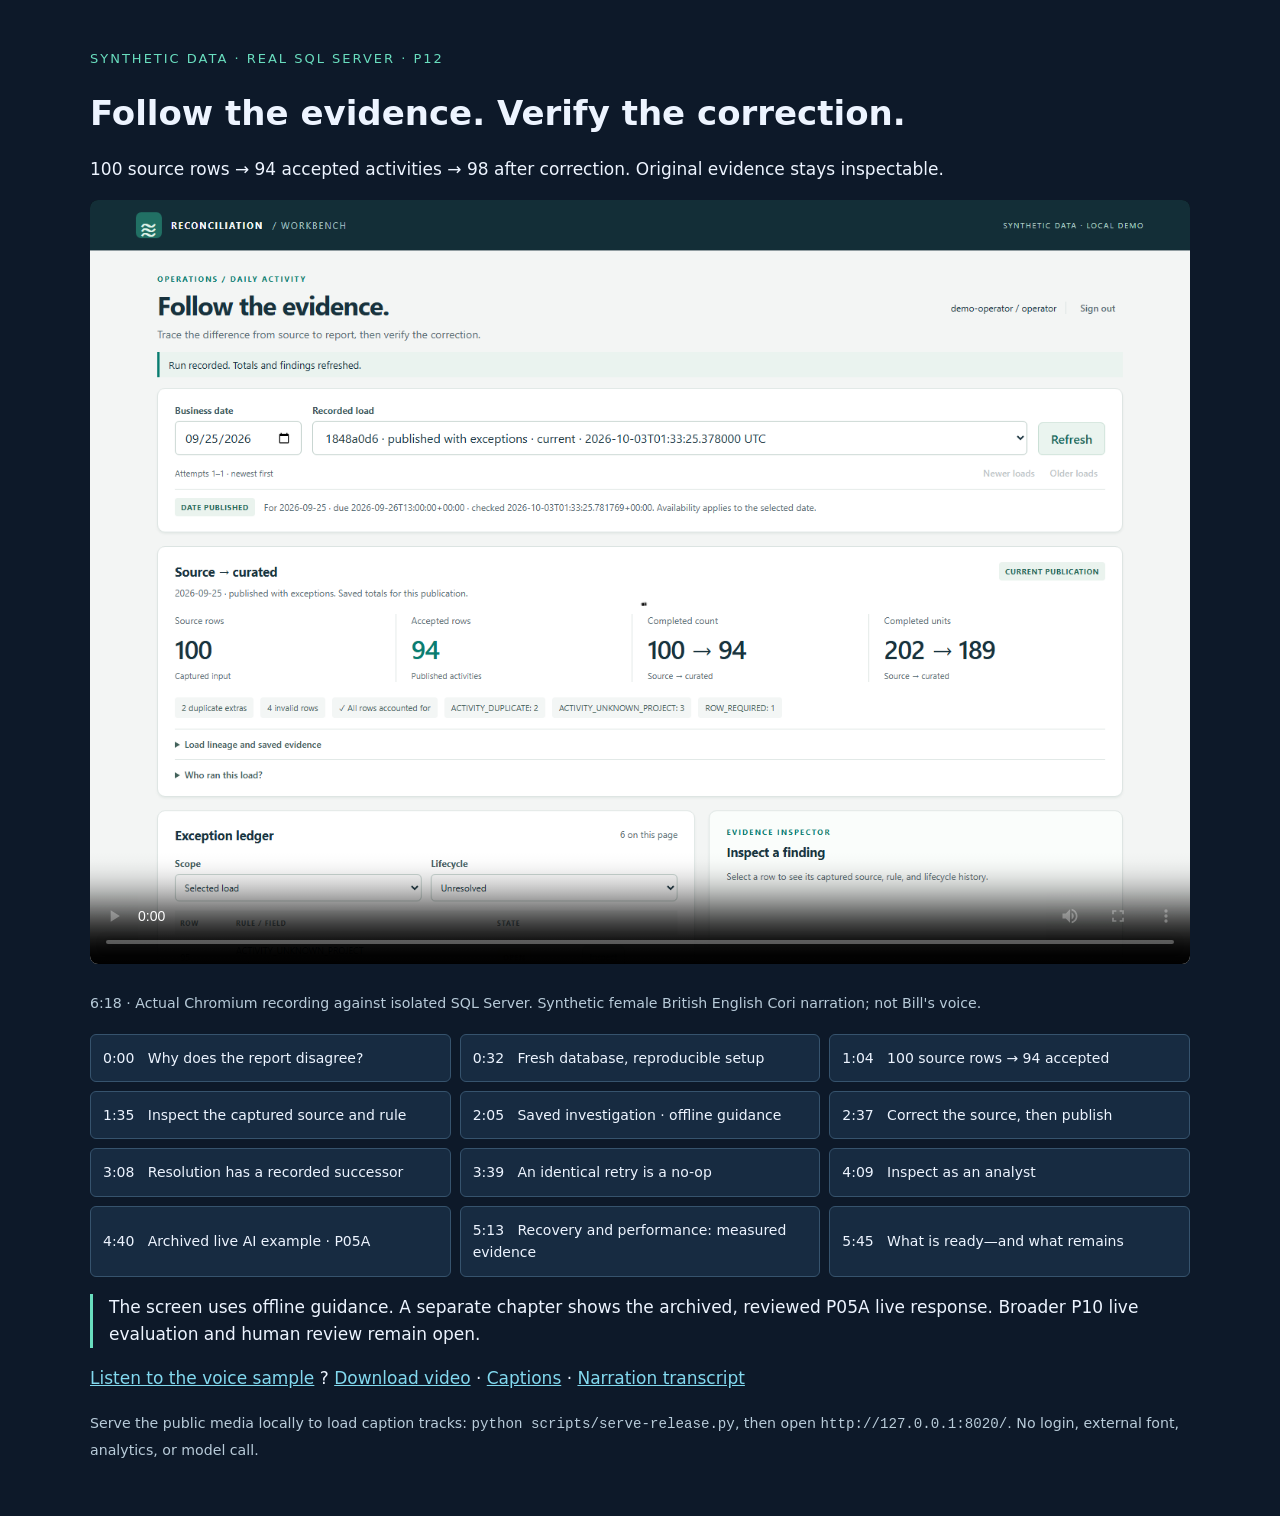
<file: docs/images/p12/index.html>
<!doctype html>
<html lang="en"><meta charset="utf-8"><meta name="viewport" content="width=device-width, initial-scale=1">
<title>Data Reconciliation Workbench · SQL walkthrough</title>
<style>
body{margin:0;background:#0d1929;color:#edf4ff;font:17px/1.6 system-ui,sans-serif}
main{max-width:1100px;margin:auto;padding:36px 24px}h1{font-size:34px;line-height:1.2}
.eyebrow{color:#69debf;letter-spacing:2px;font-size:13px}video{width:100%;background:#000;border-radius:8px}
a{color:#82d9ef}nav{display:grid;grid-template-columns:repeat(auto-fit,minmax(300px,1fr));gap:9px}
button{padding:12px;background:#172b41;color:#edf4ff;border:1px solid #36536d;border-radius:6px;text-align:left;cursor:pointer;font:inherit;font-size:14px}
button:hover,button:focus{border-color:#69debf}small{color:#b8cbd9}.note{border-left:3px solid #69debf;padding-left:16px}
</style><main>
<p class="eyebrow">SYNTHETIC DATA · REAL SQL SERVER · P12</p>
<h1>Follow the evidence. Verify the correction.</h1>
<p>100 source rows → 94 accepted activities → 98 after correction. Original evidence stays inspectable.</p>
<video controls preload="metadata" poster="01-golden.png"><source src="walkthrough.mp4" type="video/mp4">
<track src="captions.vtt" kind="captions" srclang="en" label="English" default>
<a href="walkthrough.mp4">Download the 6:18 MP4</a></video>
<p><small>6:18 · Actual Chromium recording against isolated SQL Server. Synthetic female British English Cori narration; not Bill's voice.</small></p>
<nav aria-label="Video chapters"><button data-start="0.281">0:00 &nbsp; Why does the report disagree?</button>
<button data-start="32.062">0:32 &nbsp; Fresh database, reproducible setup</button>
<button data-start="64.344">1:04 &nbsp; 100 source rows → 94 accepted</button>
<button data-start="95.297">1:35 &nbsp; Inspect the captured source and rule</button>
<button data-start="125.64">2:05 &nbsp; Saved investigation · offline guidance</button>
<button data-start="157.14">2:37 &nbsp; Correct the source, then publish</button>
<button data-start="188.875">3:08 &nbsp; Resolution has a recorded successor</button>
<button data-start="219.281">3:39 &nbsp; An identical retry is a no-op</button>
<button data-start="249.609">4:09 &nbsp; Inspect as an analyst</button>
<button data-start="280.734">4:40 &nbsp; Archived live AI example · P05A</button>
<button data-start="313.437">5:13 &nbsp; Recovery and performance: measured evidence</button>
<button data-start="345.156">5:45 &nbsp; What is ready—and what remains</button></nav>
<p class="note">The screen uses offline guidance. A separate chapter shows the archived, reviewed P05A live response. Broader P10 live evaluation and human review remain open.</p>
<p><a href="voice-preview.mp3">Listen to the voice sample</a> ? <a href="walkthrough.mp4" download>Download video</a> · <a href="captions.vtt">Captions</a> · <a href="../../release-narration.json">Narration transcript</a></p>
<p><small>Serve the public media locally to load caption tracks: <code>python scripts/serve-release.py</code>, then open <code>http://127.0.0.1:8020/</code>. No login, external font, analytics, or model call.</small></p>
</main><script>
const video=document.querySelector('video');
document.querySelectorAll('button[data-start]').forEach(button=>button.addEventListener('click',()=>{video.currentTime=Number(button.dataset.start);video.play().catch(()=>{});}));
</script></html>
</file>
